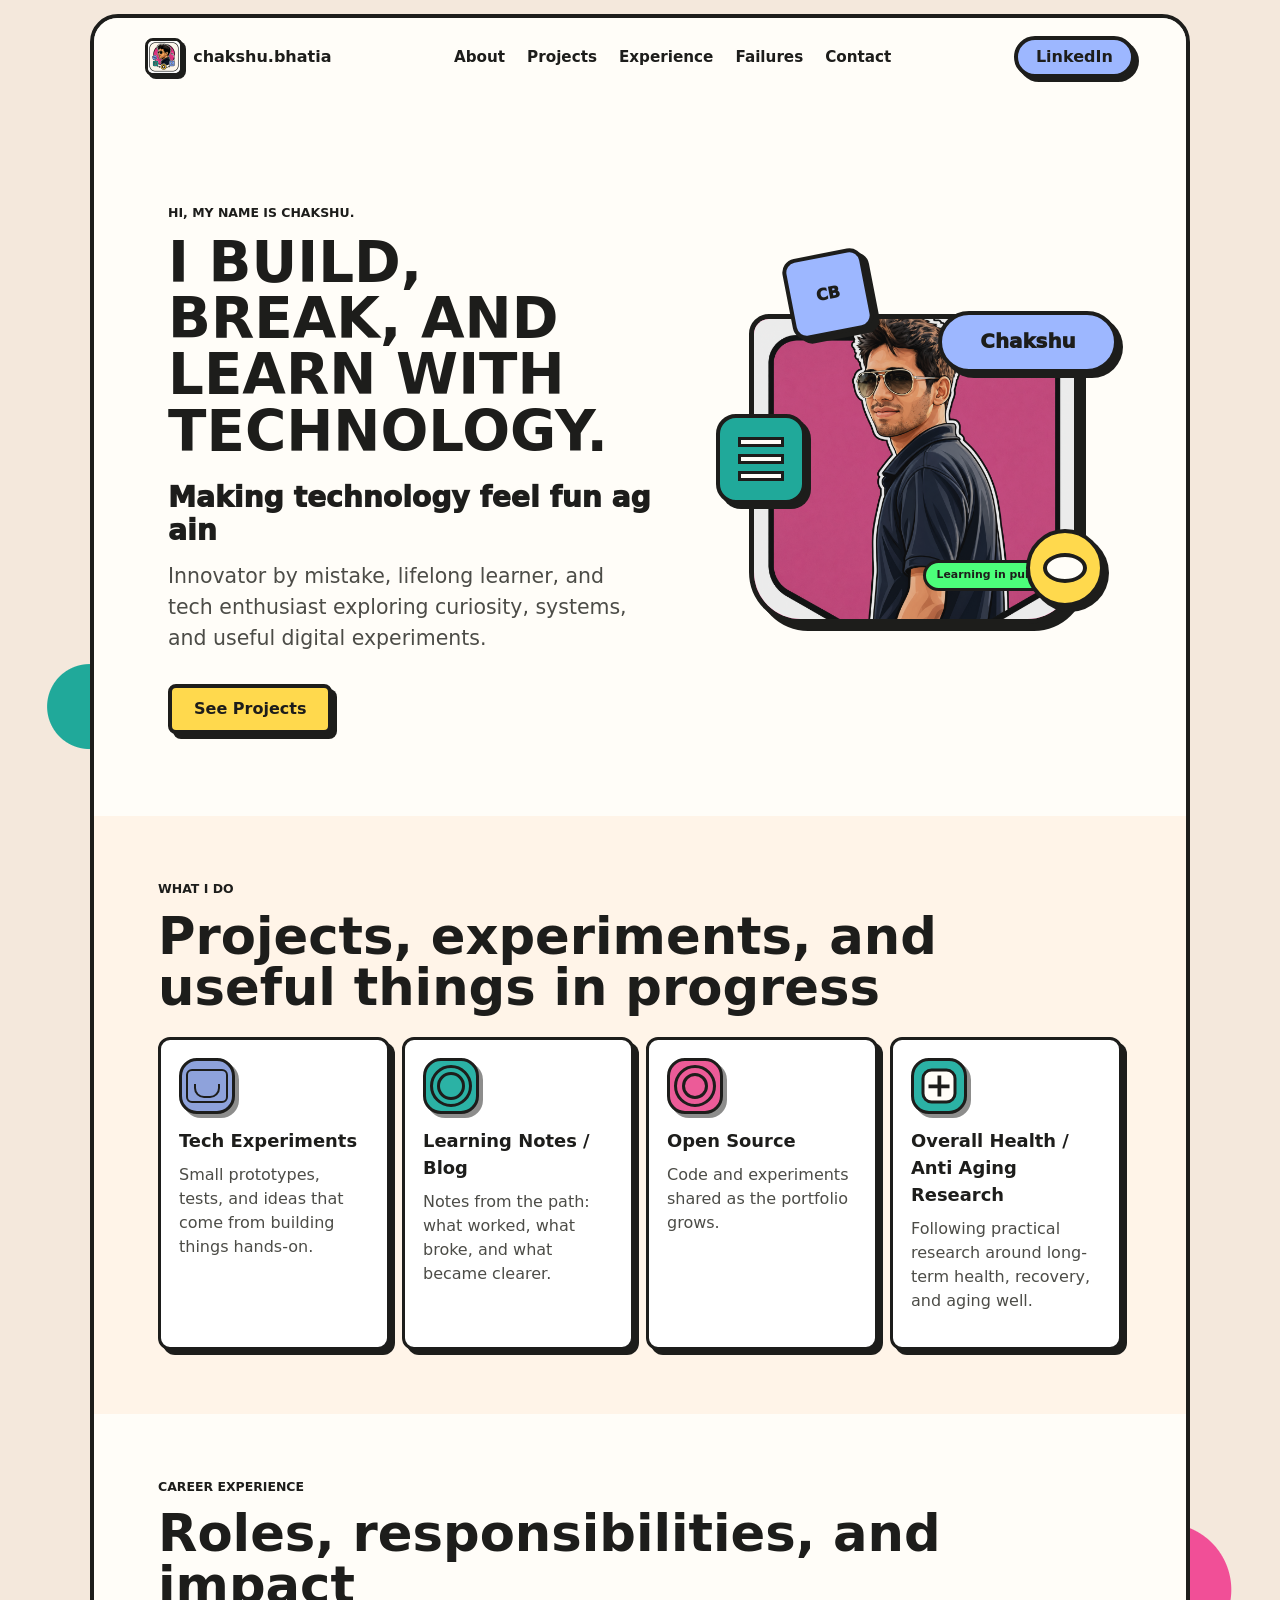
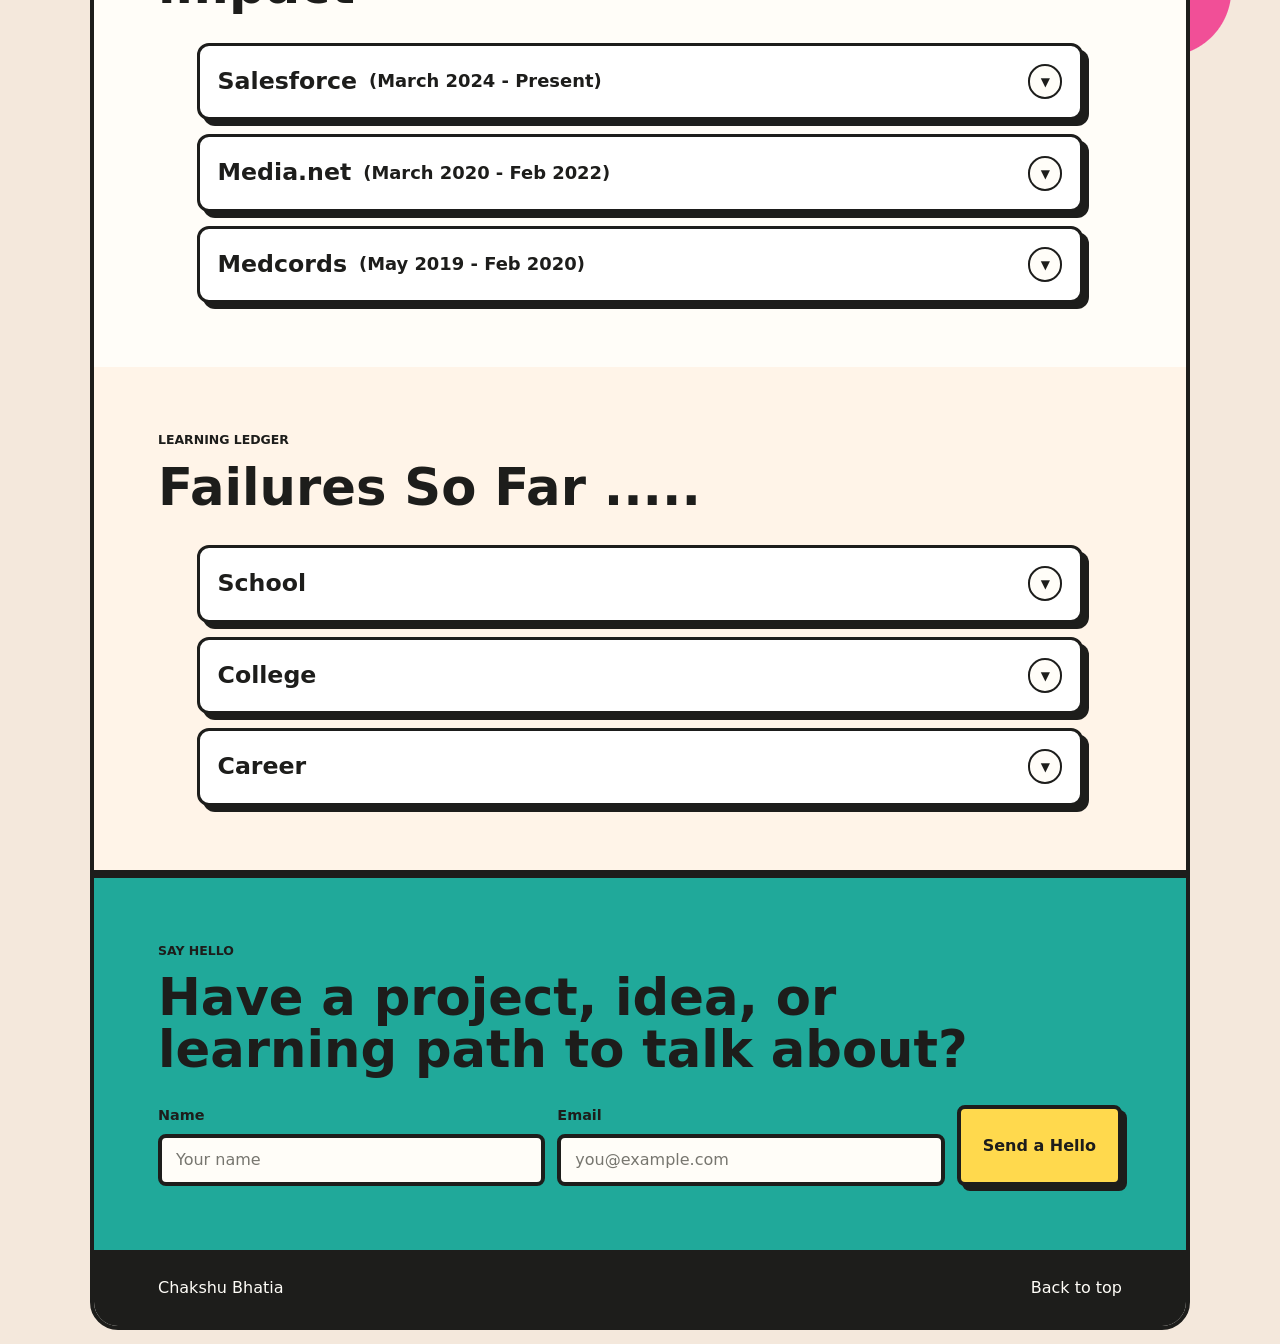
<file: index.html>
<!doctype html>
<html lang="en">
  <head>
    <meta charset="utf-8" />
    <meta name="referrer" content="strict-origin-when-cross-origin">
    <meta name="viewport" content="width=device-width, initial-scale=1" />
    <title>Chakshu Bhatia | Technologist & Lifelong Learner</title>
    <meta
      name="description"
      content="The personal website of Chakshu Bhatia, an innovator by mistake, lifelong learner, and tech enthusiast."
    />
    <link rel="icon" type="image/png" href="assets/chakshu-brand-icon.png" />
    <link rel="apple-touch-icon" href="assets/chakshu-brand-icon.png" />
    <link rel="stylesheet" href="styles.css" />
    <!-- Google tag (gtag.js) -->
    <script async src="https://www.googletagmanager.com/gtag/js?id=G-XP94Z1G5C9"></script>
    <script>
      window.dataLayer = window.dataLayer || [];
      function gtag(){dataLayer.push(arguments);}
      gtag('js', new Date());
      gtag('config', 'G-XP94Z1G5C9');
    </script>
  </head>
  <body>
    <div class="page-shell">
      <header class="site-header" aria-label="Primary navigation">
        <a class="brand" href="#top" aria-label="Chakshu Bhatia home">
          <img class="brand-icon" src="assets/chakshu-brand-icon.png" alt="" />
          <span>chakshu.bhatia</span>
        </a>
        <nav class="nav-links" aria-label="Page sections">
          <a href="#about">About</a>
          <a href="#projects">Projects</a>
          <a href="#career">Experience</a>
          <a href="#failures">Failures</a>
          <a href="#contact">Contact</a>
        </nav>
        <a class="header-cta" href="https://linkedin.com/in/chakshuhatia" target="_blank" rel="noreferrer">LinkedIn</a>
      </header>

      <main id="top">
      <section class="hero" aria-labelledby="hero-title">
        <div class="hero-content">
          <p class="eyebrow">Hi, my name is Chakshu.</p>
          <h1 id="hero-title">I build, break, and learn with technology.</h1>
          <p class="hero-tagline">Making technology feel fun again</p>
          <p class="hero-copy">
            Innovator by mistake, lifelong learner, and tech enthusiast exploring curiosity, systems, and
            useful digital experiments.
          </p>
          <div class="hero-actions">
            <a class="button primary" href="#projects">See Projects</a>
          </div>
        </div>
        <div class="hero-media" aria-hidden="true">
          <div class="sticker figma">CB</div>
          <div class="sticker nameplate">Chakshu</div>
          <div class="portrait-card">
            <img class="portrait-image" src="assets/chakshu-dp-cartoon.png" alt="" />
            <span class="status-pill">Learning in public</span>
          </div>
          <div class="sticker chart">
            <span></span>
            <span></span>
            <span></span>
          </div>
          <div class="sticker eye"></div>
        </div>
      </section>

      <section id="projects" class="section" aria-labelledby="projects-title">
        <div class="section-inner">
          <p class="eyebrow">What I do</p>
          <h2 id="projects-title">Projects, experiments, and useful things in progress</h2>
          <div class="steps-grid">
            <article>
              <a class="tile-link" href="blog.html?tag=tech-experiments">
                <span class="card-icon pink circuit-icon" aria-hidden="true"></span>
                <h3>Tech Experiments</h3>
                <p>Small prototypes, tests, and ideas that come from building things hands-on.</p>
              </a>
            </article>
            <article>
              <a class="tile-link" href="blog.html?tag=learning-notes">
                <span class="card-icon yellow pages-icon" aria-hidden="true"></span>
                <h3>Learning Notes / Blog</h3>
                <p>Notes from the path: what worked, what broke, and what became clearer.</p>
              </a>
            </article>
            <article>
              <a class="tile-link" href="blog.html?tag=open-source">
                <span class="card-icon green branch-icon" aria-hidden="true"></span>
                <h3>Open Source</h3>
                <p>Code and experiments shared as the portfolio grows.</p>
              </a>
            </article>
            <article>
              <a class="tile-link" href="blog.html?tag=health-research">
                <span class="card-icon yellow health-icon" aria-hidden="true"></span>
                <h3>Overall Health / Anti Aging Research</h3>
                <p>Following practical research around long-term health, recovery, and aging well.</p>
              </a>
            </article>
          </div>
        </div>
      </section>

      <section id="career" class="section-band" aria-labelledby="career-title">
        <div class="section-inner">
          <p class="eyebrow">Career Experience</p>
          <h2 id="career-title">Roles, responsibilities, and impact</h2>
          <div class="career-grid">
            <details class="career-card">
              <summary class="career-summary">
                <h3><strong>Salesforce</strong> (March 2024 - Present)</h3>
              </summary>
              <div class="career-content">
                <div class="career-copy">
                  <ul>
                    <li>Delivered internal tools and workflow improvements with a focus on reliability, speed, and team usability.</li>
                    <li>Collaborated across teams to reduce operational friction and improve delivery quality.</li>
                    <li>Improved developer and stakeholder workflows through practical automation and system refinements.</li>
                  </ul>
                </div>
                <div class="career-video-wrap">
                  <p class="career-video-title">Detailed Explanation</p>
                  <div class="career-video">
                    <iframe
                      src="https://www.youtube.com/embed/ysz5S6PUM-U"
                      title="Technology Associate experience video"
                      allow="accelerometer; autoplay; clipboard-write; encrypted-media; gyroscope; picture-in-picture; web-share"
                      referrerpolicy="strict-origin-when-cross-origin"
                      allowfullscreen
                    ></iframe>
                  </div>
                </div>
              </div>
            </details>
            <details class="career-card">
              <summary class="career-summary">
                <h3><strong>Media.net</strong> (March 2020 - Feb 2022)</h3>
              </summary>
              <div class="career-content">
                <div class="career-copy">
                  <ol>
                    <li>Built real-time bidders serving 1M+ QPS in a low-latency (25ms) environment, contributing to over .5M monthly revenue.</li>
                    <li>Conceptualized, analyzed, built, and validated machine learning and statistical models to improve prediction quality, accuracy, and system performance, with a primary focus on Decision Trees.</li>
                    <li>Partnered with multi-disciplinary product and business teams to identify and prioritize new opportunities for system and revenue growth.</li>
                    <li>Designed and implemented multiple proof-of-concepts (POCs) to validate high-potential ideas before full-scale rollout.</li>
                  </ol>
                </div>
                <div class="career-video-wrap">
                  <p class="career-video-title">Detailed Explanation</p>
                  <div class="career-video">
                    <iframe
                      src="https://www.youtube.com/embed/jNQXAC9IVRw"
                      title="Product and Systems Collaborator experience video"
                      allow="accelerometer; autoplay; clipboard-write; encrypted-media; gyroscope; picture-in-picture; web-share"
                      referrerpolicy="strict-origin-when-cross-origin"
                      allowfullscreen
                    ></iframe>
                  </div>
                </div>
              </div>
            </details>
            <details class="career-card">
              <summary class="career-summary">
                <h3><strong>Medcords</strong> (May 2019 - Feb 2020)</h3>
              </summary>
              <div class="career-content">
                <div class="career-copy">
                  <ol>
                    <li>Built and scaled Python backend services that powered critical day-to-day healthcare workflows.</li>
                    <li>Engineered reliable data and API flows across Doctor's app, Patient's app, Pharmacy app, and the Operations Console to keep the ecosystem synchronized.</li>
                    <li>Product and backend stack: Kotlin, Jetpack Compose, Angular 6/7, React Native Web, PyPy 3, Python 2, Go.</li>
                    <li>Cloud and data stack: Kubernetes (Google Cloud), Docker, AWS (S3, DynamoDB, SES, SNS, Lambda), MongoDB Cloud, Elasticsearch, Redis, Aerospike, RDS, Spark, Hadoop.</li>
                  </ol>
                </div>
                <div class="career-video-wrap">
                  <p class="career-video-title">Detailed Explanation</p>
                  <div class="career-video">
                    <iframe
                      src="https://youtube.com/embed/9UEqt93s7WM"
                      title="Experiment-Driven Builder experience video"
                      allow="accelerometer; autoplay; clipboard-write; encrypted-media; gyroscope; picture-in-picture; web-share"
                      referrerpolicy="strict-origin-when-cross-origin"
                      allowfullscreen
                    ></iframe>
                  </div>
                </div>
              </div>
            </details>
          </div>
        </div>
      </section>

      <section id="failures" class="section-band" aria-labelledby="failures-title">
        <div class="section-inner">
          <p class="eyebrow">Learning Ledger</p>
          <h2 id="failures-title">Failures So Far .....</h2>
          <div class="career-grid">
            <details class="career-card">
              <summary class="career-summary">
                <h3><strong>School</strong></h3>
              </summary>
              <div class="career-content">
                <div class="career-copy">
                  <ul>
                    <li>Built features fast and discovered key assumptions were wrong after release.</li>
                    <li>Learned to run smaller user checks before committing to full implementation.</li>
                    <li>Now I use tighter feedback loops and staged rollouts.</li>
                  </ul>
                </div>
              </div>
            </details>
            <details class="career-card">
              <summary class="career-summary">
                <h3><strong>College</strong></h3>
              </summary>
              <div class="career-content">
                <div class="career-copy">
                  <ul>
                    <li>Spent too much time designing ideal architecture before proving core value.</li>
                    <li>Learned to start with the minimum useful version and evolve from real usage.</li>
                    <li>Now I prioritize clarity and outcomes over premature abstraction.</li>
                  </ul>
                </div>
              </div>
            </details>
            <details class="career-card">
              <summary class="career-summary">
                <h3><strong>Career</strong></h3>
              </summary>
              <div class="career-content">
                <div class="career-copy">
                  <ul>
                    <li>Delayed delivery by not asking for feedback early from teammates.</li>
                    <li>Learned that faster collaboration usually beats isolated perfection.</li>
                    <li>Now I share drafts sooner and iterate in public with the team.</li>
                  </ul>
                </div>
              </div>
            </details>
          </div>
        </div>
      </section>

      <section id="cta" class="final-cta" aria-labelledby="cta-title">
        <div class="section-inner">
          <p class="eyebrow">Say hello</p>
          <h2 id="cta-title">Have a project, idea, or learning path to talk about?</h2>
          <form class="signup-form" action="https://formsubmit.co/chakshu.bhatia1000@gmail.com" method="POST">
            <input type="hidden" name="_subject" value="New message from chakshubhatia.com" />
            <input type="hidden" name="_captcha" value="false" />
            <input type="hidden" name="_template" value="table" />
            <label>
              <span>Name</span>
              <input type="text" name="name" placeholder="Your name" autocomplete="name" required />
            </label>
            <label>
              <span>Email</span>
              <input type="email" name="email" placeholder="you@example.com" autocomplete="email" required />
            </label>
            <input type="hidden" name="_next" value="https://www.chakshubhatia.com/#cta" />
            <button class="button primary" type="submit">Send a Hello</button>
          </form>
        </div>
      </section>
    </main>

      <footer class="site-footer">
        <span>Chakshu Bhatia</span>
        <a href="#top">Back to top</a>
      </footer>
    </div>

    <script src="script.js"></script>
  </body>
</html>
</file>
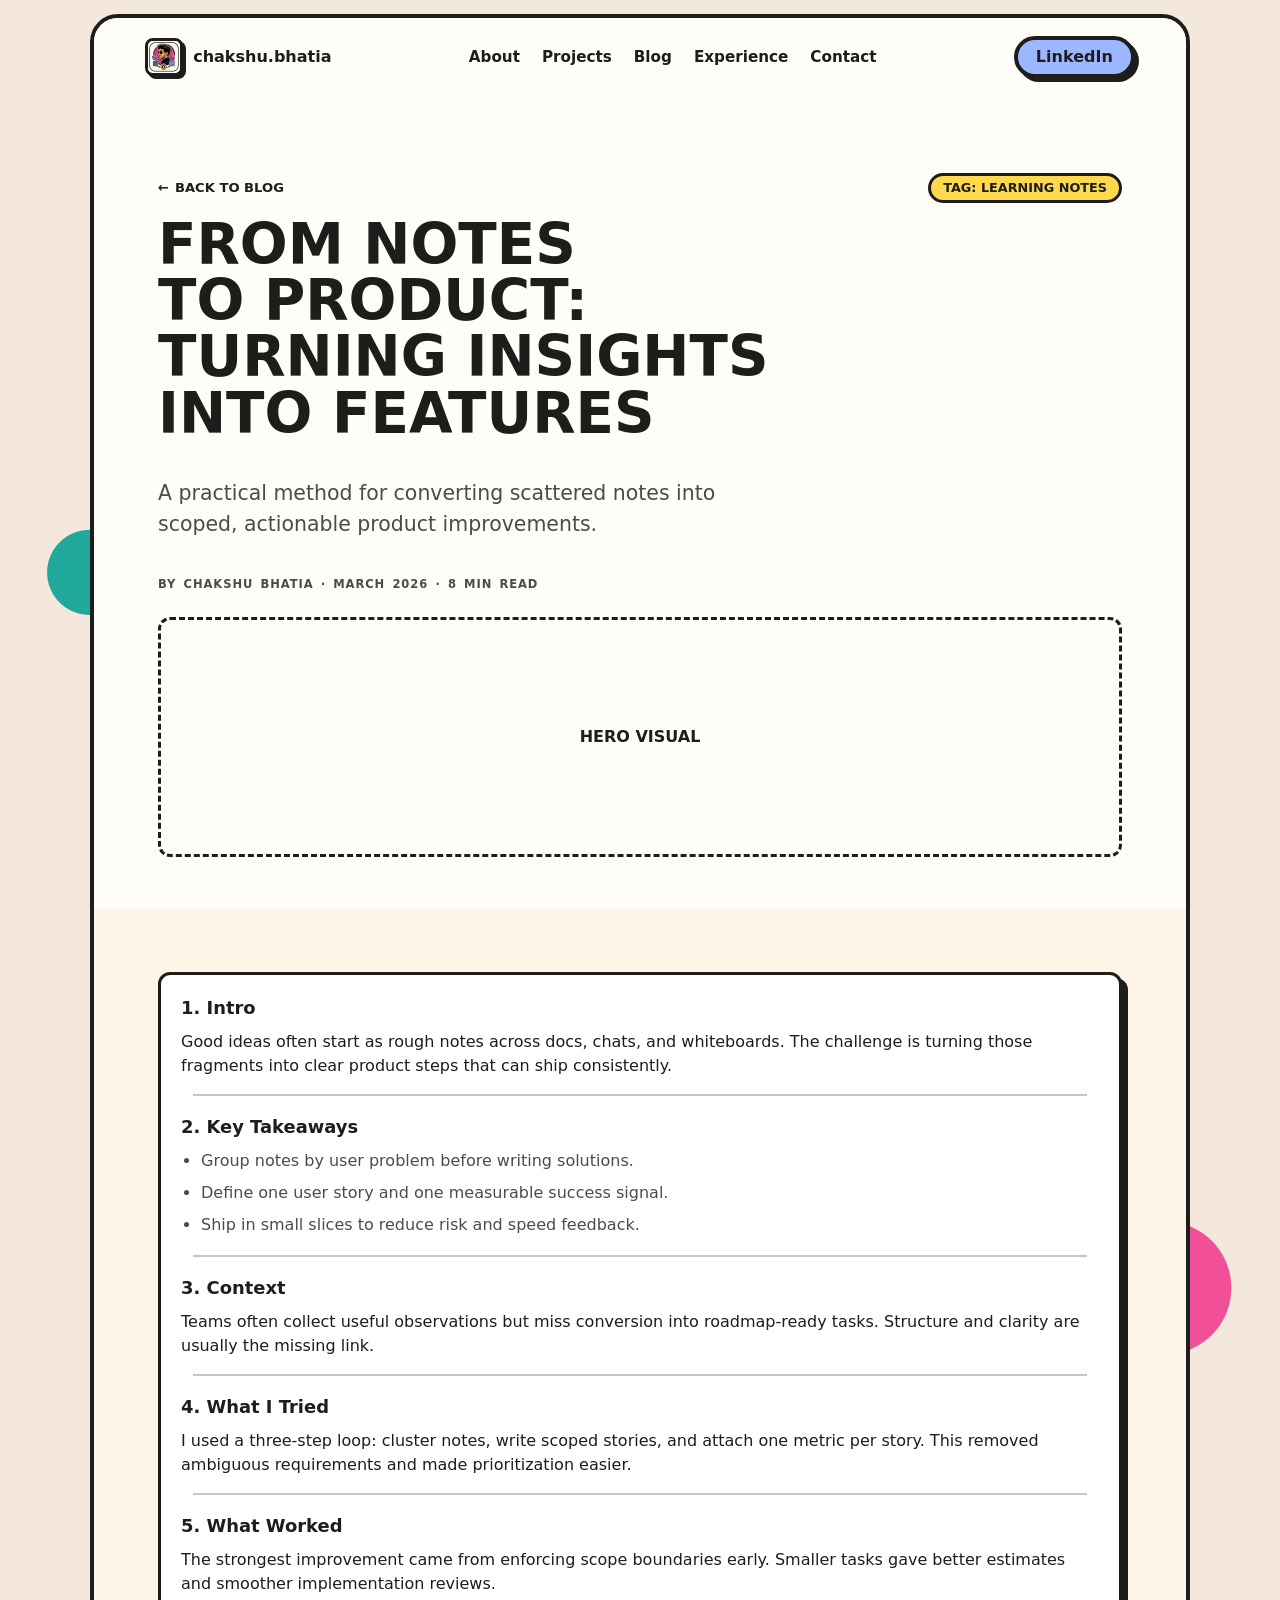
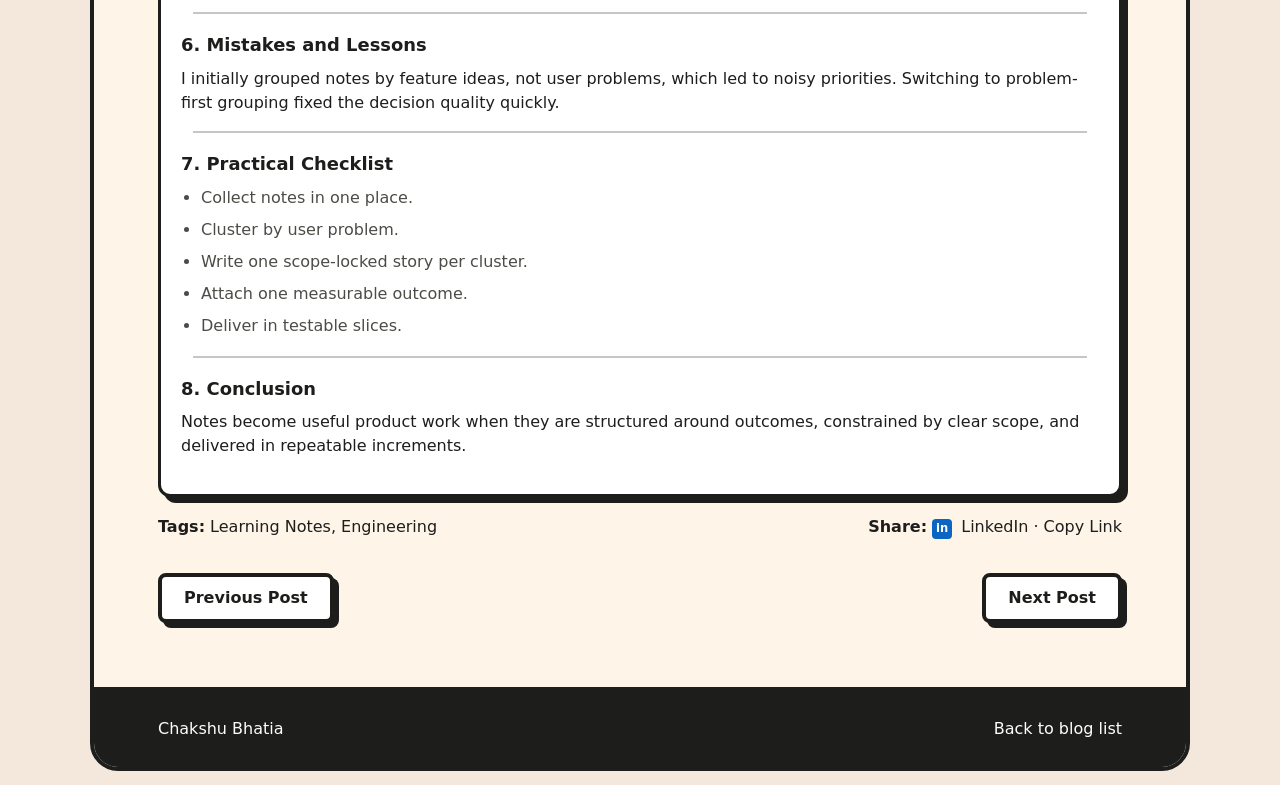
<file: blog-from-notes-to-product.html>
<!doctype html>
<html lang="en">
  <head>
    <meta charset="utf-8" />
    <meta name="viewport" content="width=device-width, initial-scale=1" />
    <title>From Notes to Product | Chakshu Bhatia</title>
    <meta
      name="description"
      content="A sample blog article by Chakshu Bhatia on turning notes into scoped, actionable product features."
    />
    <link rel="icon" type="image/png" href="assets/chakshu-brand-icon.png" />
    <link rel="apple-touch-icon" href="assets/chakshu-brand-icon.png" />
    <link rel="stylesheet" href="styles.css" />
  </head>
  <body>
    <div class="page-shell">
      <header class="site-header" aria-label="Primary navigation">
        <a class="brand" href="index.html#top" aria-label="Chakshu Bhatia home">
          <img class="brand-icon" src="assets/chakshu-brand-icon.png" alt="" />
          <span>chakshu.bhatia</span>
        </a>
        <nav class="nav-links" aria-label="Page sections">
          <a href="index.html#about">About</a>
          <a href="index.html#projects">Projects</a>
          <a href="blog.html" aria-current="page">Blog</a>
          <a href="index.html#career">Experience</a>
          <a href="index.html#contact">Contact</a>
        </nav>
        <a class="header-cta" href="https://linkedin.com/in/chakshuhatia" target="_blank" rel="noreferrer">LinkedIn</a>
      </header>

      <main>
        <section class="section blog-hero" aria-labelledby="article-title">
          <div class="section-inner article-header">
            <div class="article-topline">
              <a class="article-back" href="blog.html?tag=learning-notes"><span aria-hidden="true">←</span> Back to Blog</a>
              <a class="article-tag" href="blog.html?tag=learning-notes">Tag: Learning Notes</a>
            </div>
            <h1 id="article-title">From Notes to Product: Turning Insights Into Features</h1>
            <p class="hero-copy">
              A practical method for converting scattered notes into scoped, actionable product improvements.
            </p>
            <p class="blog-meta article-meta">By Chakshu Bhatia · March 2026 · 8 min read</p>
            <div class="article-hero-placeholder" role="img" aria-label="Article hero placeholder">Hero Visual</div>
          </div>
        </section>

        <section class="section-band" aria-labelledby="article-content-title">
          <div class="section-inner article-layout">
            <h2 id="article-content-title" class="visually-hidden">Article</h2>
            <article class="blog-card article-main">
              <h3>1. Intro</h3>
              <p>
                Good ideas often start as rough notes across docs, chats, and whiteboards. The challenge is turning those
                fragments into clear product steps that can ship consistently.
              </p>
              <hr class="section-separator" />
              <h3>2. Key Takeaways</h3>
              <ul class="article-list">
                <li>Group notes by user problem before writing solutions.</li>
                <li>Define one user story and one measurable success signal.</li>
                <li>Ship in small slices to reduce risk and speed feedback.</li>
              </ul>
              <hr class="section-separator" />
              <h3>3. Context</h3>
              <p>
                Teams often collect useful observations but miss conversion into roadmap-ready tasks. Structure and clarity
                are usually the missing link.
              </p>
              <hr class="section-separator" />
              <h3>4. What I Tried</h3>
              <p>
                I used a three-step loop: cluster notes, write scoped stories, and attach one metric per story. This removed
                ambiguous requirements and made prioritization easier.
              </p>
              <hr class="section-separator" />
              <h3>5. What Worked</h3>
              <p>
                The strongest improvement came from enforcing scope boundaries early. Smaller tasks gave better estimates and
                smoother implementation reviews.
              </p>
              <hr class="section-separator" />
              <h3>6. Mistakes and Lessons</h3>
              <p>
                I initially grouped notes by feature ideas, not user problems, which led to noisy priorities. Switching to
                problem-first grouping fixed the decision quality quickly.
              </p>
              <hr class="section-separator" />
              <h3>7. Practical Checklist</h3>
              <ul class="article-list checklist">
                <li>Collect notes in one place.</li>
                <li>Cluster by user problem.</li>
                <li>Write one scope-locked story per cluster.</li>
                <li>Attach one measurable outcome.</li>
                <li>Deliver in testable slices.</li>
              </ul>
              <hr class="section-separator" />
              <h3>8. Conclusion</h3>
              <p>
                Notes become useful product work when they are structured around outcomes, constrained by clear scope, and
                delivered in repeatable increments.
              </p>
            </article>

            <div class="article-bottom-meta">
              <p><strong>Tags:</strong> Learning Notes, Engineering</p>
              <p><strong>Share:</strong> <span class="linkedin-icon" aria-hidden="true">in</span> LinkedIn · Copy Link</p>
            </div>

            <div class="article-nav">
              <a class="button secondary" href="blog.html?tag=learning-notes">Previous Post</a>
              <a class="button secondary" href="blog.html?tag=tech-experiments">Next Post</a>
            </div>
          </div>
        </section>
      </main>

      <footer class="site-footer">
        <span>Chakshu Bhatia</span>
        <a href="blog.html">Back to blog list</a>
      </footer>
    </div>
  </body>
</html>
</file>
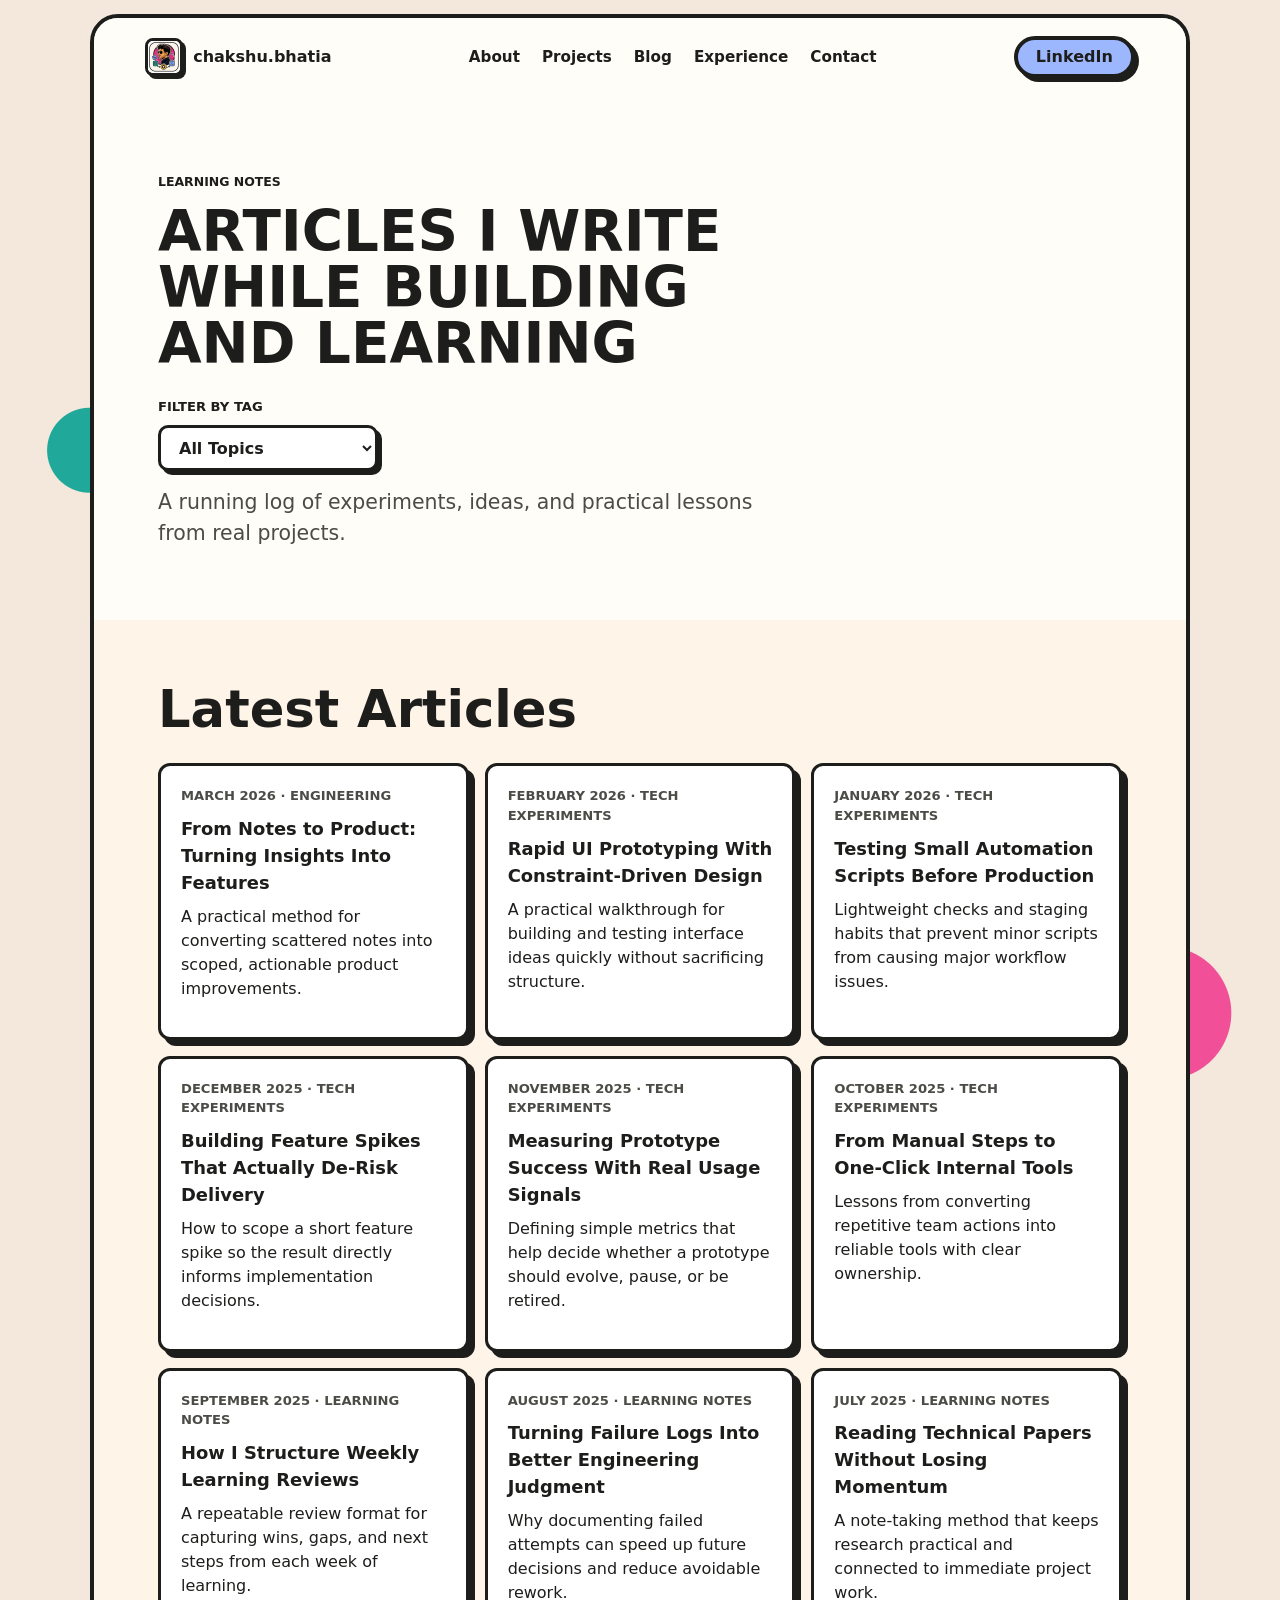
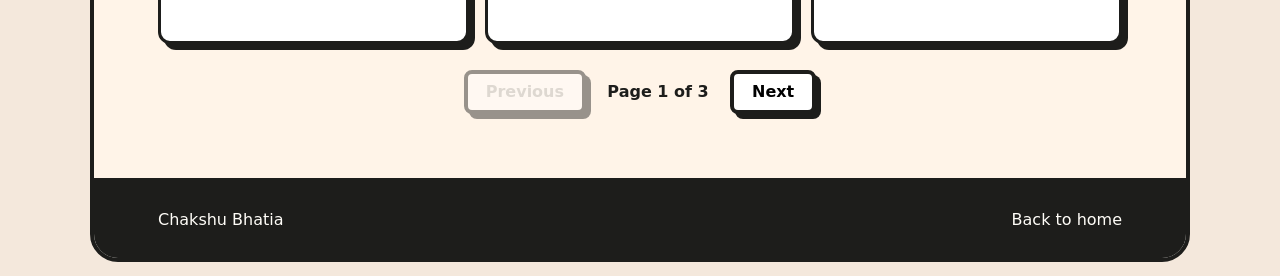
<file: blog.html>
<!doctype html>
<html lang="en">
  <head>
    <meta charset="utf-8" />
    <meta name="viewport" content="width=device-width, initial-scale=1" />
    <title>Blog | Chakshu Bhatia</title>
    <meta
      name="description"
      content="Articles and learning notes by Chakshu Bhatia on technology, systems, and experiments."
    />
    <link rel="icon" type="image/png" href="assets/chakshu-brand-icon.png" />
    <link rel="apple-touch-icon" href="assets/chakshu-brand-icon.png" />
    <link rel="stylesheet" href="styles.css" />
  </head>
  <body>
    <div class="page-shell">
      <header class="site-header" aria-label="Primary navigation">
        <a class="brand" href="index.html#top" aria-label="Chakshu Bhatia home">
          <img class="brand-icon" src="assets/chakshu-brand-icon.png" alt="" />
          <span>chakshu.bhatia</span>
        </a>
        <nav class="nav-links" aria-label="Page sections">
          <a href="index.html#about">About</a>
          <a href="index.html#projects">Projects</a>
          <a href="blog.html" aria-current="page">Blog</a>
          <a href="index.html#career">Experience</a>
          <a href="index.html#contact">Contact</a>
        </nav>
        <a class="header-cta" href="https://linkedin.com/in/chakshuhatia" target="_blank" rel="noreferrer">LinkedIn</a>
      </header>

      <main id="top">
        <section class="section blog-hero" aria-labelledby="blog-title">
          <div class="section-inner">
            <p class="eyebrow">Learning Notes</p>
            <h1 id="blog-title">Articles I Write While Building and Learning</h1>
            <div class="blog-filter">
              <label for="tag-filter">Filter by tag</label>
              <select id="tag-filter" name="tag-filter">
                <option value="all">All Topics</option>
                <option value="tech-experiments">Tech Experiments</option>
                <option value="learning-notes">Learning Notes</option>
                <option value="open-source">Open Source</option>
                <option value="health-research">Health Research</option>
              </select>
            </div>
            <p class="hero-copy">
              A running log of experiments, ideas, and practical lessons from real projects.
            </p>
          </div>
        </section>

        <section class="section-band" aria-labelledby="latest-title">
          <div class="section-inner">
            <h2 id="latest-title">Latest Articles</h2>
            <div class="blog-grid">
              <article class="blog-card" data-tags="open-source learning-notes">
                <p class="blog-meta">March 2026 · Engineering</p>
                <h3><a href="blog-from-notes-to-product.html">From Notes to Product: Turning Insights Into Features</a></h3>
                <p>
                  A practical method for converting scattered notes into scoped, actionable product improvements.
                </p>
              </article>
              <article class="blog-card" data-tags="tech-experiments">
                <p class="blog-meta">February 2026 · Tech Experiments</p>
                <h3>Rapid UI Prototyping With Constraint-Driven Design</h3>
                <p>
                  A practical walkthrough for building and testing interface ideas quickly without sacrificing structure.
                </p>
              </article>
              <article class="blog-card" data-tags="tech-experiments">
                <p class="blog-meta">January 2026 · Tech Experiments</p>
                <h3>Testing Small Automation Scripts Before Production</h3>
                <p>
                  Lightweight checks and staging habits that prevent minor scripts from causing major workflow issues.
                </p>
              </article>
              <article class="blog-card" data-tags="tech-experiments">
                <p class="blog-meta">December 2025 · Tech Experiments</p>
                <h3>Building Feature Spikes That Actually De-Risk Delivery</h3>
                <p>
                  How to scope a short feature spike so the result directly informs implementation decisions.
                </p>
              </article>
              <article class="blog-card" data-tags="tech-experiments">
                <p class="blog-meta">November 2025 · Tech Experiments</p>
                <h3>Measuring Prototype Success With Real Usage Signals</h3>
                <p>
                  Defining simple metrics that help decide whether a prototype should evolve, pause, or be retired.
                </p>
              </article>
              <article class="blog-card" data-tags="tech-experiments">
                <p class="blog-meta">October 2025 · Tech Experiments</p>
                <h3>From Manual Steps to One-Click Internal Tools</h3>
                <p>
                  Lessons from converting repetitive team actions into reliable tools with clear ownership.
                </p>
              </article>
              <article class="blog-card" data-tags="learning-notes">
                <p class="blog-meta">September 2025 · Learning Notes</p>
                <h3>How I Structure Weekly Learning Reviews</h3>
                <p>
                  A repeatable review format for capturing wins, gaps, and next steps from each week of learning.
                </p>
              </article>
              <article class="blog-card" data-tags="learning-notes">
                <p class="blog-meta">August 2025 · Learning Notes</p>
                <h3>Turning Failure Logs Into Better Engineering Judgment</h3>
                <p>
                  Why documenting failed attempts can speed up future decisions and reduce avoidable rework.
                </p>
              </article>
              <article class="blog-card" data-tags="learning-notes">
                <p class="blog-meta">July 2025 · Learning Notes</p>
                <h3>Reading Technical Papers Without Losing Momentum</h3>
                <p>
                  A note-taking method that keeps research practical and connected to immediate project work.
                </p>
              </article>
              <article class="blog-card" data-tags="learning-notes">
                <p class="blog-meta">June 2025 · Learning Notes</p>
                <h3>Balancing Deep Work and Fast Collaboration</h3>
                <p>
                  Tactics for protecting focus blocks while still staying responsive to team needs.
                </p>
              </article>
              <article class="blog-card" data-tags="learning-notes">
                <p class="blog-meta">May 2025 · Learning Notes</p>
                <h3>How to Learn New Systems by Rebuilding Them Small</h3>
                <p>
                  Recreating mini versions of complex systems to understand architecture and tradeoffs faster.
                </p>
              </article>
              <article class="blog-card" data-tags="open-source">
                <p class="blog-meta">April 2025 · Open Source</p>
                <h3>Making First Contributions Without Context Overload</h3>
                <p>
                  A practical approach for selecting starter issues and navigating unfamiliar repositories.
                </p>
              </article>
              <article class="blog-card" data-tags="open-source">
                <p class="blog-meta">March 2025 · Open Source</p>
                <h3>Writing Better PR Descriptions for Faster Reviews</h3>
                <p>
                  What maintainers actually need in a pull request summary to review with confidence.
                </p>
              </article>
              <article class="blog-card" data-tags="open-source">
                <p class="blog-meta">February 2025 · Open Source</p>
                <h3>Designing Reusable Utilities for Community Projects</h3>
                <p>
                  Patterns for creating utilities that remain readable, stable, and easy for others to extend.
                </p>
              </article>
              <article class="blog-card" data-tags="open-source">
                <p class="blog-meta">January 2025 · Open Source</p>
                <h3>Managing Breaking Changes With Clear Migration Notes</h3>
                <p>
                  How to introduce change while helping users adopt updates smoothly and predictably.
                </p>
              </article>
              <article class="blog-card" data-tags="health-research">
                <p class="blog-meta">December 2024 · Health Research</p>
                <h3>Recovery Metrics Worth Tracking for Long-Term Health</h3>
                <p>
                  A practical set of indicators to monitor progress, fatigue, and adaptation over time.
                </p>
              </article>
              <article class="blog-card" data-tags="health-research">
                <p class="blog-meta">November 2024 · Health Research</p>
                <h3>Building a Sustainable Routine for Better Sleep</h3>
                <p>
                  Small environmental and timing adjustments that improved consistency without over-optimization.
                </p>
              </article>
              <article class="blog-card" data-tags="health-research">
                <p class="blog-meta">October 2024 · Health Research</p>
                <h3>Interpreting Longevity Research With Practical Filters</h3>
                <p>
                  A framework for separating promising findings from low-confidence claims in wellness content.
                </p>
              </article>
              <article class="blog-card" data-tags="health-research">
                <p class="blog-meta">September 2024 · Health Research</p>
                <h3>Designing Habit Systems That Survive Busy Weeks</h3>
                <p>
                  How to keep core health habits running when schedules become unpredictable.
                </p>
              </article>
              <article class="blog-card" data-tags="health-research">
                <p class="blog-meta">August 2024 · Health Research</p>
                <h3>What I Learned From 90 Days of Consistent Tracking</h3>
                <p>
                  Key insights from monitoring sleep, recovery, movement, and focus with a simple daily log.
                </p>
              </article>
            </div>
            <div class="blog-pagination" aria-label="Blog pagination">
              <button id="blog-prev" class="button secondary" type="button">Previous</button>
              <div id="blog-page-info" class="blog-page-info" aria-live="polite"></div>
              <button id="blog-next" class="button secondary" type="button">Next</button>
            </div>
          </div>
        </section>
      </main>

      <footer class="site-footer">
        <span>Chakshu Bhatia</span>
        <a href="index.html#top">Back to home</a>
      </footer>
    </div>
    <script src="script.js"></script>
  </body>
</html>
</file>
<file: styles.css>
:root {
  color-scheme: light;
  --ink: #1d1d1b;
  --muted: #4c4c47;
  --paper: #f4e8dc;
  --canvas: #fffdf8;
  --band: #fff4e8;
  --line: #1d1d1b;
  --accent: #f14f97;
  --accent-dark: #d8397e;
  --mint: #20a99a;
  --gold: #ffd94d;
  --blue: #9db7ff;
  --purple: #a57cff;
  --white: #ffffff;
  --shadow: 7px 7px 0 var(--ink);
}

* {
  box-sizing: border-box;
}

html {
  scroll-behavior: smooth;
}

body {
  margin: 0;
  padding: 14px 0;
  background: var(--paper);
  background-image:
    radial-gradient(circle at 7% 24%, #20a99a 0 42px, transparent 43px),
    radial-gradient(circle at 91% 54%, #f14f97 0 66px, transparent 67px),
    radial-gradient(circle at 83% 90%, #ffd94d 0 48px, transparent 49px);
  color: var(--ink);
  font-family: "Arial Rounded MT Bold", "Trebuchet MS", ui-sans-serif, system-ui, sans-serif;
  line-height: 1.5;
}

a {
  color: inherit;
  text-decoration: none;
}

.page-shell {
  width: min(1100px, calc(100% - 34px));
  margin: 0 auto;
  overflow: hidden;
  background: var(--canvas);
  border: 4px solid var(--ink);
  border-radius: 28px;
}

body > .site-header,
body > main,
body > .site-footer {
  width: min(1100px, calc(100% - 34px));
  margin-inline: auto;
}

body > .site-header {
  margin-top: 0;
  border: 4px solid var(--ink);
  border-bottom: 0;
  border-radius: 28px 28px 0 0;
}

body > main {
  overflow: hidden;
  background: var(--canvas);
  border-inline: 4px solid var(--ink);
}

body > main .hero {
  border-top: 0;
}

body > .site-footer {
  border: 4px solid var(--ink);
  border-top: 0;
  border-radius: 0 0 28px 28px;
}

.site-header {
  position: sticky;
  top: 0;
  z-index: 20;
  display: flex;
  align-items: center;
  justify-content: space-between;
  gap: 18px;
  width: 100%;
  margin: 0;
  padding: 18px clamp(18px, 4vw, 56px);
  background: rgba(255, 253, 248, 0.94);
  border: 0;
  border-bottom: 0;
  border-radius: 0;
}

.brand,
.header-cta,
.nav-links {
  display: flex;
  align-items: center;
}

.brand {
  gap: 10px;
  font-weight: 800;
  transition: transform 160ms ease;
}

.brand-icon {
  display: block;
  width: 38px;
  height: 38px;
  border: 3px solid var(--ink);
  border-radius: 8px;
  background: var(--canvas);
  object-fit: cover;
  box-shadow: 3px 3px 0 var(--ink);
}

.nav-links {
  gap: 22px;
  color: var(--ink);
  font-size: 0.95rem;
  font-weight: 800;
}

.nav-links a {
  transition: transform 160ms ease;
}

.brand:hover,
.brand:focus-visible,
.nav-links a:hover,
.nav-links a:focus-visible {
  transform: translateY(-2px);
}

.header-cta {
  min-height: 42px;
  padding: 0 18px;
  border: 4px solid var(--ink);
  border-radius: 999px;
  background: var(--blue);
  color: var(--ink);
  font-weight: 900;
  box-shadow: 4px 4px 0 var(--ink);
}

.hero {
  position: relative;
  display: grid;
  width: 100%;
  min-height: min(720px, calc(100svh - 96px));
  grid-template-columns: minmax(0, 1fr) minmax(320px, 0.82fr);
  align-items: center;
  gap: clamp(28px, 5vw, 80px);
  margin: 0;
  padding: clamp(50px, 7vw, 110px) clamp(28px, 6vw, 74px) clamp(36px, 5vw, 70px);
  background: var(--canvas);
  border: 0;
  border-radius: 0;
  overflow: hidden;
}

.hero-content {
  max-width: 760px;
}

.eyebrow {
  margin: 0 0 12px;
  color: var(--ink);
  font-size: 0.78rem;
  font-weight: 900;
  letter-spacing: 0;
  text-transform: uppercase;
}

h1,
h2,
h3,
p {
  margin-top: 0;
}

h1 {
  margin-bottom: 22px;
  max-width: 720px;
  font-size: clamp(2.45rem, 4.4vw, 3.85rem);
  line-height: 1;
  letter-spacing: 0;
  text-transform: uppercase;
  text-wrap: balance;
}

h2 {
  margin-bottom: 18px;
  max-width: 850px;
  font-size: clamp(2rem, 4vw, 3.7rem);
  line-height: 1;
  letter-spacing: 0;
}

h3 {
  margin-bottom: 8px;
  font-size: 1.12rem;
}

.hero-copy {
  max-width: 620px;
  color: var(--muted);
  font-size: clamp(1.05rem, 2vw, 1.28rem);
}

.hero-tagline {
  max-width: 620px;
  margin-bottom: 14px;
  color: var(--ink);
  font-size: clamp(1.32rem, 2.2vw, 1.85rem);
  font-weight: 950;
  line-height: 1.16;
}

.hero-tagline-char {
  display: inline-block;
  transform-origin: 50% 78%;
  animation: tagline-char-wiggle 1.4s ease-in-out infinite;
  animation-delay: calc(var(--char-index, 0) * 50ms);
}

@keyframes tagline-char-wiggle {
  0%,
  100% {
    transform: rotate(0deg);
  }
  25% {
    transform: rotate(-5deg) translateY(-1px);
  }
  50% {
    transform: rotate(3deg);
  }
  75% {
    transform: rotate(-2deg);
  }
}

@media (prefers-reduced-motion: reduce) {
  .hero-tagline-char {
    animation: none;
  }
}

.hero-actions {
  display: flex;
  flex-wrap: wrap;
  gap: 12px;
  margin-top: 30px;
}

.button {
  display: inline-flex;
  min-height: 50px;
  align-items: center;
  justify-content: center;
  border: 4px solid var(--ink);
  border-radius: 8px;
  padding: 0 22px;
  font: inherit;
  font-weight: 850;
  cursor: pointer;
  transition: transform 160ms ease, box-shadow 160ms ease, background 160ms ease;
}

.button:hover {
  transform: translateY(-2px);
}

.primary {
  background: var(--gold);
  color: var(--ink);
  box-shadow: 5px 5px 0 var(--ink);
}

.primary:hover {
  background: #ffe46f;
}

.secondary {
  border: 4px solid var(--ink);
  background: var(--white);
  box-shadow: 5px 5px 0 var(--ink);
}

.full {
  width: 100%;
}

.hero-media {
  position: relative;
  display: flex;
  min-height: 420px;
  align-items: center;
  justify-content: center;
}

.portrait-card {
  position: relative;
  width: min(330px, 88vw);
  height: 310px;
  border: 5px solid var(--ink);
  border-radius: 20px 20px 52px 52px;
  background: var(--accent);
  box-shadow: var(--shadow);
  overflow: hidden;
}

.portrait-image {
  position: absolute;
  inset: 0;
  width: 100%;
  height: 100%;
  object-fit: cover;
  object-position: center 34%;
  filter: saturate(0.82) contrast(0.9) brightness(0.98);
  transform: scale(1.01);
}

.status-pill {
  position: absolute;
  right: 14px;
  bottom: 28px;
  z-index: 5;
  padding: 4px 10px;
  border: 3px solid var(--ink);
  border-radius: 999px;
  background: #4cff7a;
  font-size: 0.68rem;
  font-weight: 900;
}

.sticker {
  position: absolute;
  z-index: 6;
  display: grid;
  place-items: center;
  border: 4px solid var(--ink);
  color: var(--ink);
  font-weight: 950;
  box-shadow: 5px 5px 0 var(--ink);
}

.figma {
  top: -6px;
  left: 18%;
  width: 82px;
  height: 82px;
  border-radius: 14px;
  background: var(--blue);
  transform: rotate(-11deg);
}

.nameplate {
  top: 52px;
  right: -6px;
  min-width: 180px;
  min-height: 62px;
  border-radius: 999px;
  background: var(--blue);
  font-size: 1.24rem;
}

.chart {
  left: 0;
  top: 155px;
  width: 90px;
  height: 90px;
  border-radius: 20px;
  background: var(--mint);
  gap: 5px;
  padding: 18px;
}

.chart span {
  display: block;
  width: 100%;
  height: 10px;
  border: 3px solid var(--ink);
  background: var(--canvas);
}

.eye {
  right: 8px;
  bottom: 72px;
  width: 78px;
  height: 78px;
  border-radius: 50%;
  background: var(--gold);
}

.eye::before {
  content: "";
  display: block;
  width: 36px;
  height: 22px;
  border: 4px solid var(--ink);
  border-radius: 50%;
  background: var(--canvas);
}

.section,
.section-band,
.final-cta {
  padding: clamp(36px, 5vw, 72px) clamp(18px, 5vw, 72px);
}

.section-band {
  border-block: 4px solid var(--ink);
}

.section,
.section-band,
.final-cta {
  background: var(--canvas);
}

main > section:not(.hero):nth-of-type(even) {
  background: var(--band);
}

main > section:not(.hero) {
  border-top: 0;
}

#cta {
  border-top: 4px solid var(--ink);
  background: var(--mint);
}

#contact {
  border-top: 0;
  border-block-start: 0;
}

#career {
  border-bottom: 0;
  border-block-end: 0;
}

.section-inner {
  width: 100%;
  margin: 0 auto;
}

.two-column,
.offer-layout {
  display: grid;
  grid-template-columns: minmax(0, 0.96fr) minmax(300px, 0.72fr);
  gap: clamp(28px, 6vw, 72px);
  align-items: start;
}

.text-stack {
  color: var(--muted);
  font-size: 1.08rem;
}

.steps-grid {
  display: grid;
  grid-template-columns: repeat(4, minmax(0, 1fr));
  gap: 12px;
  margin-top: 24px;
}

.steps-grid article,
.offer-card {
  border: 3px solid var(--ink);
  border-radius: 12px;
  background: var(--white);
  padding: 18px;
  box-shadow: 5px 5px 0 var(--ink);
  transition: transform 160ms ease, box-shadow 160ms ease;
}

.tile-link {
  display: block;
  height: 100%;
  color: inherit;
}

.tile-link:focus-visible {
  outline: 3px solid var(--ink);
  outline-offset: 4px;
  border-radius: 8px;
}

.card-icon {
  position: relative;
  display: block;
  width: 56px;
  height: 56px;
  margin-bottom: 14px;
  border: 3px solid var(--ink);
  border-radius: 18px;
  color: var(--ink);
  font-weight: 950;
  box-shadow: 4px 4px 0 rgba(29, 29, 27, 0.5);
}

.circuit-icon::before,
.circuit-icon::after,
.pages-icon::before,
.pages-icon::after,
.branch-icon::before,
.branch-icon::after {
  content: "";
  position: absolute;
}

.circuit-icon::before {
  left: 50%;
  top: 50%;
  width: 38px;
  height: 30px;
  border: 2px solid var(--ink);
  border-radius: 6px;
  background: transparent;
  transform: translate(-50%, -50%);
}

.circuit-icon::after {
  left: 50%;
  top: 50%;
  width: 22px;
  height: 12px;
  border: 2px solid var(--ink);
  border-top: 0;
  border-radius: 0 0 10px 10px;
  transform: translate(-50%, -2px);
}

.pages-icon::before {
  left: 50%;
  top: 50%;
  width: 36px;
  height: 36px;
  border: 3px solid var(--ink);
  border-radius: 50%;
  background: transparent;
  transform: translate(-50%, -50%);
}

.pages-icon::after {
  left: 50%;
  top: 50%;
  width: 22px;
  height: 22px;
  border: 3px solid var(--ink);
  border-radius: 50%;
  background: transparent;
  transform: translate(-50%, -50%);
}

.branch-icon::before {
  left: 50%;
  top: 50%;
  width: 36px;
  height: 36px;
  border: 3px solid var(--ink);
  border-radius: 50%;
  background: transparent;
  transform: translate(-50%, -50%);
}

.branch-icon::after {
  left: 50%;
  top: 50%;
  width: 20px;
  height: 20px;
  border: 3px solid var(--ink);
  border-radius: 50%;
  background: transparent;
  transform: translate(-50%, -50%);
}

.blue {
  background: var(--blue);
}

.teal {
  background: var(--mint);
}

.pink {
  background: #8ea2db;
}

.yellow {
  background: #2bb2a5;
}

.green {
  background: #ec5b98;
}

.purple {
  background: var(--purple);
}

.steps-grid p,
.benefit-list p,
.proof p,
.offer p {
  color: var(--muted);
}

.benefit-list {
  display: grid;
  grid-template-columns: repeat(4, minmax(0, 1fr));
  gap: 12px;
  margin-top: 20px;
}

.steps-grid article,
.benefit-list div {
  min-height: 220px;
}

.career-grid {
  display: grid;
  gap: 14px;
  margin-top: 32px;
}

.career-card {
  width: min(92%, 980px);
  margin-inline: auto;
  border: 3px solid var(--ink);
  border-radius: 12px;
  background: var(--white);
  box-shadow: 6px 6px 0 var(--ink);
  overflow: hidden;
  transition: transform 160ms ease;
}

.career-card:hover,
.career-card:focus-within {
  transform: translateY(-2px);
}

.career-summary {
  list-style: none;
  cursor: pointer;
  padding: 18px;
}

.career-summary::-webkit-details-marker {
  display: none;
}

.career-summary h3 {
  margin: 0;
  display: flex;
  align-items: center;
  gap: 12px;
}

.career-summary h3 strong {
  font-size: 1.32em;
  font-weight: 900;
}

.career-summary h3::after {
  margin-left: auto;

  content: "▼";
  width: 30px;
  height: 30px;
  min-width: 30px;
  border: 2px solid var(--ink);
  border-radius: 999px;
  display: inline-flex;
  align-items: center;
  justify-content: center;
  font-size: 0.75rem;
  line-height: 1;
  padding-top: 1px;
  background: var(--canvas);
}

.career-card[open] .career-summary h3::after {
  content: "▲";
}

.career-content {
  display: grid;
  grid-template-columns: minmax(0, 1fr) minmax(240px, 320px);
  gap: 18px;
  padding: 0 18px 18px;
  align-items: start;
}

.career-copy ul,
.career-copy ol {
  margin: 0;
  padding-left: 20px;
}

.career-copy li + li {
  margin-top: 10px;
}

.career-video-wrap {
  width: 100%;
}

.career-video-title {
  margin: 0 0 8px;
  font-size: 0.95rem;
  font-weight: 700;
  color: var(--muted);
  text-transform: uppercase;
  letter-spacing: 0.03em;
}

.career-video {
  width: 100%;
  aspect-ratio: 16 / 9;
  border: 3px solid var(--ink);
  border-radius: 10px;
  overflow: hidden;
  background: var(--ink);
}

.career-video iframe {
  width: 100%;
  height: 100%;
  border: 0;
}

.career-copy h3 {
  margin-bottom: 10px;
}

.benefit-list div {
  padding: 18px;
  border: 3px solid var(--ink);
  border-radius: 12px;
  background: var(--canvas);
  box-shadow: 5px 5px 0 var(--ink);
  transition: transform 160ms ease, box-shadow 160ms ease;
}

.steps-grid article:hover,
.steps-grid article:focus-within,
.benefit-list div:hover,
.benefit-list div:focus-within {
  transform: translateY(-2px);
}

.benefit-list strong {
  display: block;
  margin-bottom: 6px;
  font-size: 1.04rem;
}

.interest-icon {
  position: relative;
  display: block;
  width: 56px;
  height: 56px;
  margin-bottom: 14px;
  border: 3px solid var(--ink);
  border-radius: 18px;
  box-shadow: 4px 4px 0 rgba(29, 29, 27, 0.5);
}

.merged-eyebrow {
  margin-top: 26px;
}

.mint {
  background: var(--mint);
}

.interest-icon::before,
.interest-icon::after {
  content: "";
  position: absolute;
}

.system-icon::before {
  left: 50%;
  top: 50%;
  width: 36px;
  height: 36px;
  border: 3px solid var(--ink);
  border-radius: 50%;
  background: transparent;
  transform: translate(-50%, -50%);
}

.system-icon::after {
  left: 50%;
  top: 50%;
  width: 20px;
  height: 20px;
  border: 3px solid var(--ink);
  border-radius: 50%;
  transform: translate(-50%, -50%);
}

.health-icon::before {
  content: "";
  position: absolute;
  left: 50%;
  top: 50%;
  width: 58%;
  height: 58%;
  border: 3px solid var(--ink);
  border-radius: 10px;
  background: var(--canvas);
  transform: translate(-50%, -50%);
}

.health-icon::after {
  content: "";
  position: absolute;
  left: 50%;
  top: 50%;
  width: 42%;
  height: 42%;
  background:
    linear-gradient(var(--ink), var(--ink)) center / 18% 100% no-repeat,
    linear-gradient(var(--ink), var(--ink)) center / 100% 18% no-repeat;
  transform: translate(-50%, -50%);
}

.electronics-icon::before {
  left: 50%;
  top: 50%;
  width: 20px;
  height: 20px;
  border: 3px solid var(--ink);
  border-radius: 50%;
  background: transparent;
  transform: translate(-65%, -50%);
}

.electronics-icon::after {
  left: 50%;
  top: 50%;
  width: 14px;
  height: 3px;
  background: var(--ink);
  transform: translate(2px, -50%) rotate(-32deg);
}

.metrics {
  display: grid;
  grid-template-columns: repeat(3, 1fr);
  gap: 12px;
}

.metrics div {
  min-height: 150px;
  padding: 18px;
  border: 4px solid var(--ink);
  border-radius: 12px;
  background: var(--ink);
  color: var(--white);
  box-shadow: 5px 5px 0 var(--accent);
}

.metrics strong {
  display: block;
  font-size: clamp(2.1rem, 4vw, 3.4rem);
  line-height: 1;
}

.metrics span {
  display: block;
  margin-top: 10px;
  color: #cbd6d2;
  font-weight: 700;
}

.offer-card {
  background: var(--gold);
}

.offer-card ul {
  display: grid;
  gap: 10px;
  margin: 18px 0 24px;
  padding-left: 20px;
}

.final-cta {
  background: var(--mint);
  color: var(--ink);
  border-top: 4px solid var(--ink);
}

.final-cta .eyebrow {
  color: var(--ink);
}

.signup-form {
  display: grid;
  grid-template-columns: repeat(2, minmax(0, 1fr)) auto;
  gap: 12px;
  margin-top: 30px;
}

label span {
  display: block;
  margin-bottom: 8px;
  color: var(--ink);
  font-size: 0.9rem;
  font-weight: 750;
}

input {
  width: 100%;
  min-height: 52px;
  border: 4px solid var(--ink);
  border-radius: 8px;
  padding: 0 14px;
  background: var(--canvas);
  color: var(--ink);
  font: inherit;
}

input::placeholder {
  color: #77766f;
}

.site-footer {
  display: flex;
  justify-content: space-between;
  gap: 16px;
  padding: 26px clamp(18px, 5vw, 72px);
  background: var(--ink);
  color: var(--canvas);
}

@media (max-width: 880px) {
  .nav-links {
    display: none;
  }

  .hero,
  .two-column,
  .offer-layout,
  .signup-form {
    grid-template-columns: 1fr;
  }

  .hero {
    min-height: auto;
  }

  .hero-media {
    order: -1;
    min-height: 390px;
  }

  .nameplate {
    right: 0;
  }

  .steps-grid,
  .benefit-list {
    grid-template-columns: 1fr;
  }

  .career-content {
    grid-template-columns: 1fr;
  }

  .metrics {
    grid-template-columns: 1fr;
  }
}

@media (max-width: 520px) {
  .site-header {
    padding-inline: 14px;
  }

  .brand span:last-child {
    display: none;
  }

  .header-cta {
    min-height: 38px;
    padding-inline: 14px;
  }

  h1 {
    font-size: 3rem;
  }

  .hero-actions,
  .button,
  .signup-form button {
    width: 100%;
  }

  .page-shell {
    width: min(100% - 20px, 1100px);
    border-radius: 22px;
  }

  .portrait-card {
    width: min(280px, 82vw);
    height: 270px;
  }

  .figma {
    left: 0;
  }

  .nameplate {
    top: 28px;
    min-width: 146px;
    min-height: 54px;
    font-size: 1rem;
  }

  .chart {
    left: -4px;
    top: 142px;
    width: 72px;
    height: 72px;
  }

  .eye {
    right: -5px;
    bottom: 64px;
    width: 64px;
    height: 64px;
  }

  .site-footer {
    flex-direction: column;
  }
}

.blog-hero {
  min-height: auto;
  padding-top: clamp(44px, 6vw, 78px);
  padding-bottom: clamp(28px, 4vw, 54px);
}

.blog-grid {
  display: grid;
  grid-template-columns: repeat(3, minmax(0, 1fr));
  gap: 16px;
  margin-top: 28px;
}

.blog-filter {
  display: inline-flex;
  flex-direction: column;
  gap: 8px;
  margin-bottom: 16px;
}

.blog-filter label {
  font-size: 0.82rem;
  font-weight: 900;
  text-transform: uppercase;
}

.blog-filter select {
  min-height: 46px;
  min-width: 220px;
  border: 3px solid var(--ink);
  border-radius: 10px;
  padding: 0 14px;
  background: var(--white);
  color: var(--ink);
  font: inherit;
  font-weight: 850;
  box-shadow: 4px 4px 0 var(--ink);
  cursor: pointer;
}

.blog-card {
  border: 3px solid var(--ink);
  border-radius: 12px;
  background: var(--white);
  padding: 20px;
  box-shadow: 6px 6px 0 var(--ink);
  transition: transform 160ms ease, box-shadow 160ms ease;
}

.blog-card:hover,
.blog-card:focus-within {
  transform: translateY(-2px);
}

.blog-meta {
  margin-bottom: 10px;
  color: var(--muted);
  font-size: 0.82rem;
  font-weight: 900;
  text-transform: uppercase;
}

.blog-pagination {
  display: flex;
  align-items: center;
  justify-content: center;
  gap: 12px;
  margin-top: 26px;
}

.blog-page-info {
  min-width: 120px;
  text-align: center;
  font-weight: 850;
}

.blog-pagination .button {
  min-height: 44px;
  padding-inline: 18px;
}

.blog-pagination .button:disabled {
  opacity: 0.45;
  cursor: not-allowed;
  transform: none;
}

.article-header {
  display: grid;
  gap: 14px;
}

.article-topline {
  display: flex;
  align-items: center;
  gap: 10px;
  flex-wrap: wrap;
  width: 100%;
}

.article-back {
  display: inline-flex;
  align-items: center;
  gap: 6px;
  font-weight: 900;
  text-transform: uppercase;
  font-size: 0.82rem;
}

.article-tag {
  display: inline-flex;
  min-height: 30px;
  align-items: center;
  margin-left: auto;
  border: 3px solid var(--ink);
  border-radius: 999px;
  padding: 0 12px;
  background: var(--gold);
  font-weight: 900;
  font-size: 0.8rem;
  text-transform: uppercase;
  text-decoration: none;
  color: var(--ink);
}

.article-hero-placeholder {
  display: grid;
  place-items: center;
  width: 100%;
  min-height: 240px;
  border: 3px dashed var(--ink);
  border-radius: 12px;
  background: var(--canvas);
  font-weight: 900;
  text-transform: uppercase;
}

.article-layout {
  display: grid;
  gap: 18px;
}

.article-main {
  grid-column: 1 / -1;
}

.article-meta {
  margin-top: 2px;
  font-size: 0.72rem;
  letter-spacing: 0.08em;
  word-spacing: 0.2em;
}

.article-list {
  margin: 0 0 18px;
  padding-left: 20px;
}

.article-list li {
  margin-bottom: 8px;
  color: var(--muted);
}

.article-bottom-meta {
  display: flex;
  justify-content: space-between;
  flex-wrap: wrap;
  gap: 8px 16px;
}

.article-related {
  margin-top: 0;
}

.article-nav {
  display: flex;
  justify-content: space-between;
  gap: 12px;
  flex-wrap: wrap;
}

.section-separator {
  width: calc(100% - 24px);
  margin: 12px auto 18px;
  border: 0;
  border-top: 2px solid rgba(29, 29, 27, 0.25);
}

.visually-hidden {
  position: absolute;
  width: 1px;
  height: 1px;
  padding: 0;
  margin: -1px;
  overflow: hidden;
  clip: rect(0, 0, 0, 0);
  white-space: nowrap;
  border: 0;
}

.linkedin-icon {
  display: inline-grid;
  place-items: center;
  width: 20px;
  height: 20px;
  margin-right: 4px;
  border-radius: 4px;
  background: #0a66c2;
  color: #fff;
  font-size: 0.72rem;
  font-weight: 900;
  line-height: 1;
}

@media (max-width: 880px) {
  .blog-grid {
    grid-template-columns: 1fr;
  }

  .article-nav .button {
    width: 100%;
  }
}
</file>
